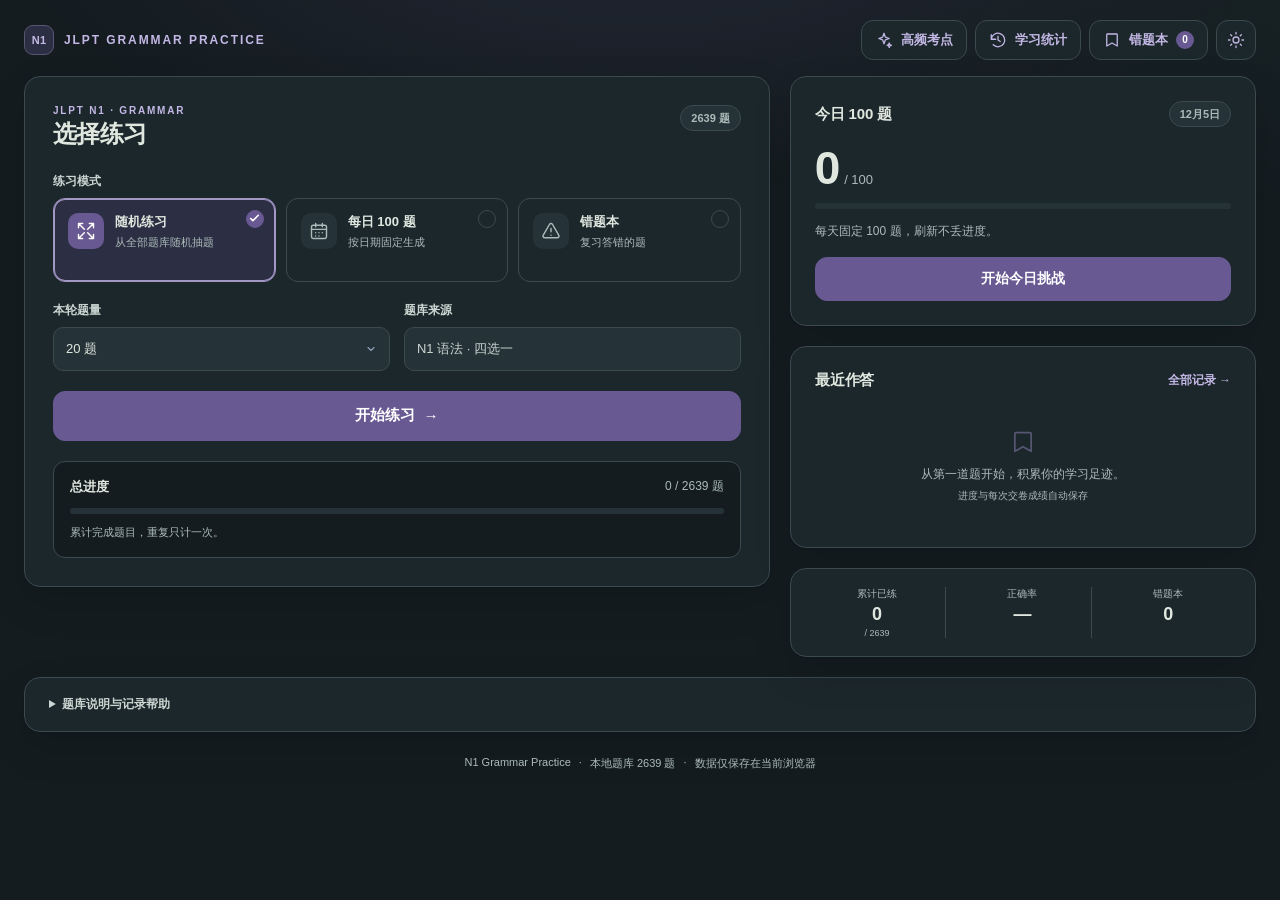
<file: index.html>
<!DOCTYPE html>
<html lang="zh-CN" data-theme="dark">
<head>
  <meta charset="UTF-8">
  <meta name="viewport" content="width=device-width, initial-scale=1">
  <meta name="description" content="JLPT N1 语法题库练习工具：随机练习、每日 100 题、错题本与学习进度。">
  <title>JLPT N1 Grammar Practice</title>
  <link rel="icon" href="data:image/svg+xml,%3Csvg xmlns='http://www.w3.org/2000/svg' viewBox='0 0 64 64'%3E%3Crect width='64' height='64' rx='16' fill='%232c2f43'/%3E%3Ctext x='32' y='42' font-family='Arial,sans-serif' font-size='24' font-weight='700' fill='%23c3b8e5' text-anchor='middle'%3EN1%3C/text%3E%3C/svg%3E">
  <link rel="stylesheet" href="styles.css">
</head>
<body>
  <div class="app">
    <header class="topbar">
      <button class="brand" type="button" data-nav="home" aria-label="返回首页">
        <span class="brand-mark">N1</span>
        <span class="brand-name">JLPT Grammar Practice</span>
      </button>
      <nav class="topnav" aria-label="主导航">
        <a class="nav-btn" href="new/" title="高频考点练习" style="text-decoration:none">
          <svg viewBox="0 0 24 24" width="18" height="18" fill="none" stroke="currentColor" stroke-width="1.7" stroke-linecap="round" stroke-linejoin="round" aria-hidden="true">
            <path d="M12 3l1.8 5.2L19 10l-5.2 1.8L12 17l-1.8-5.2L5 10l5.2-1.8L12 3Z"></path>
            <path d="M19 16l.8 2.2L22 19l-2.2.8L19 22l-.8-2.2L16 19l2.2-.8L19 16Z"></path>
          </svg>
          <span>高频考点</span>
        </a>
        <button class="nav-btn" type="button" data-nav="history">
          <svg viewBox="0 0 24 24" width="18" height="18" fill="none" stroke="currentColor" stroke-width="1.7" stroke-linecap="round" stroke-linejoin="round" aria-hidden="true">
            <path d="M3 11a9 9 0 1 1 2.6 7.4M3 5v6h6"></path>
            <path d="M12 7v5l3 2"></path>
          </svg>
          <span>学习统计</span>
        </button>
        <button class="nav-btn" type="button" data-nav="wrong">
          <svg viewBox="0 0 24 24" width="18" height="18" fill="none" stroke="currentColor" stroke-width="1.7" stroke-linecap="round" stroke-linejoin="round" aria-hidden="true">
            <path d="M6 4h12a1 1 0 0 1 1 1v15l-7-4-7 4V5a1 1 0 0 1 1-1Z"></path>
          </svg>
          <span>错题本</span>
          <span class="nav-badge" id="navWrongBadge">0</span>
        </button>
        <button class="icon-btn" type="button" id="themeBtn" aria-label="切换深浅色主题" title="切换主题">
          <svg class="icon-sun" viewBox="0 0 24 24" width="18" height="18" fill="none" stroke="currentColor" stroke-width="1.7" stroke-linecap="round" stroke-linejoin="round" aria-hidden="true">
            <circle cx="12" cy="12" r="4"></circle>
            <path d="M12 2v2M12 20v2M4.9 4.9l1.4 1.4M17.7 17.7l1.4 1.4M2 12h2M20 12h2M4.9 19.1l1.4-1.4M17.7 6.3l1.4-1.4"></path>
          </svg>
          <svg class="icon-moon" viewBox="0 0 24 24" width="18" height="18" fill="none" stroke="currentColor" stroke-width="1.7" stroke-linecap="round" stroke-linejoin="round" aria-hidden="true">
            <path d="M20.4 14.2A8 8 0 0 1 9.8 3.6 8.5 8.5 0 1 0 20.4 14.2Z"></path>
          </svg>
        </button>
      </nav>
    </header>

    <main class="main">
      <section class="view" id="view-landing">
        <div class="landing-grid">
          <section class="card setup-card">
            <div class="card-head setup-head">
              <div>
                <p class="eyebrow">JLPT N1 · GRAMMAR</p>
                <h1 class="card-title">选择练习</h1>
              </div>
              <span class="chip">2639 题</span>
            </div>

            <div class="field">
              <span class="field-label">练习模式</span>
              <div class="mode-grid" role="radiogroup" aria-label="练习模式">
                <button type="button" class="mode-card is-active" data-mode="random" role="radio" aria-checked="true">
                  <span class="mode-icon">
                    <svg viewBox="0 0 24 24" width="20" height="20" fill="none" stroke="currentColor" stroke-width="1.7" stroke-linecap="round" stroke-linejoin="round" aria-hidden="true">
                      <path d="M16 3h5v5M21 3l-7 7M8 21H3v-5M3 21l7-7M21 16v5h-5M14 14l7 7M3 8V3h5M10 10 3 3"></path>
                    </svg>
                  </span>
                  <span class="mode-copy"><strong>随机练习</strong><small>从全部题库随机抽题</small></span>
                  <span class="mode-check" aria-hidden="true">
                    <svg viewBox="0 0 24 24" width="13" height="13" fill="none" stroke="currentColor" stroke-width="3" stroke-linecap="round" stroke-linejoin="round"><path d="m5 12 4 4L19 6"></path></svg>
                  </span>
                </button>

                <button type="button" class="mode-card" data-mode="daily" role="radio" aria-checked="false">
                  <span class="mode-icon">
                    <svg viewBox="0 0 24 24" width="20" height="20" fill="none" stroke="currentColor" stroke-width="1.7" stroke-linecap="round" stroke-linejoin="round" aria-hidden="true">
                      <rect x="3" y="5" width="18" height="16" rx="2"></rect>
                      <path d="M8 3v4M16 3v4M3 10h18M8 14h.01M12 14h.01M16 14h.01M8 18h.01M12 18h.01"></path>
                    </svg>
                  </span>
                  <span class="mode-copy"><strong>每日 100 题</strong><small>按日期固定生成</small></span>
                  <span class="mode-check" aria-hidden="true">
                    <svg viewBox="0 0 24 24" width="13" height="13" fill="none" stroke="currentColor" stroke-width="3" stroke-linecap="round" stroke-linejoin="round"><path d="m5 12 4 4L19 6"></path></svg>
                  </span>
                </button>

                <button type="button" class="mode-card" data-mode="wrong" role="radio" aria-checked="false">
                  <span class="mode-icon">
                    <svg viewBox="0 0 24 24" width="20" height="20" fill="none" stroke="currentColor" stroke-width="1.7" stroke-linecap="round" stroke-linejoin="round" aria-hidden="true">
                      <path d="M12 9v4M12 17h.01"></path>
                      <path d="M10.3 3.9 2.4 17.6A2 2 0 0 0 4.1 20h15.8a2 2 0 0 0 1.7-2.4L13.7 3.9a2 2 0 0 0-3.4 0Z"></path>
                    </svg>
                  </span>
                  <span class="mode-copy"><strong>错题本</strong><small id="modeWrongHint">复习答错的题</small></span>
                  <span class="mode-check" aria-hidden="true">
                    <svg viewBox="0 0 24 24" width="13" height="13" fill="none" stroke="currentColor" stroke-width="3" stroke-linecap="round" stroke-linejoin="round"><path d="m5 12 4 4L19 6"></path></svg>
                  </span>
                </button>
              </div>
            </div>

            <div class="form-grid">
              <label class="field">
                <span class="field-label">本轮题量</span>
                <select class="select" id="roundSize">
                  <option value="20">20 题</option>
                  <option value="50">50 题</option>
                  <option value="100">100 题</option>
                </select>
              </label>
              <div class="field">
                <span class="field-label">题库来源</span>
                <div class="static-field">N1 语法 · 四选一</div>
              </div>
            </div>

            <button type="button" class="btn primary btn-lg btn-block" id="startBtn">开始练习 <span aria-hidden="true">→</span></button>

            <div class="footprint">
              <div class="footprint-head">
                <h2>总进度</h2>
                <p><span id="landAttempted">0</span> / <span id="landTotal">2639</span> 题</p>
              </div>
              <progress id="landProgress" value="0" max="2639" aria-label="总刷题进度"></progress>
              <p class="hint">累计完成题目，重复只计一次。</p>
            </div>

            <div class="resume-banner" id="resumeBanner" hidden>
              <div class="resume-copy">
                <strong>上次练习还没做完</strong>
                <span id="resumeText"></span>
              </div>
              <button type="button" class="btn secondary btn-sm" id="resumeBtn">继续</button>
            </div>
          </section>

          <aside class="side-col">
            <section class="card daily-card">
              <div class="card-head">
                <h2>今日 100 题</h2>
                <span class="chip" id="dailyDate">今天</span>
              </div>
              <div class="daily-stat"><strong id="dailyDone">0</strong><span>/ 100</span></div>
              <progress id="dailyProgress" value="0" max="100" aria-label="今日 100 题进度"></progress>
              <p class="daily-note" id="dailyNote">每天固定 100 题，刷新不丢进度。</p>
              <button type="button" class="btn primary btn-block" id="dailyStartBtn">开始今日挑战</button>
            </section>

            <section class="card recent-card">
              <div class="card-head">
                <h2>最近作答</h2>
                <button type="button" class="link" data-nav="history">全部记录 →</button>
              </div>
              <div class="recent-list" id="recentList"></div>
            </section>

            <section class="card mini-stats">
              <div class="mini-stat"><span>累计已练</span><strong id="landStatAttempted">0</strong><small>/ 2639</small></div>
              <div class="mini-stat"><span>正确率</span><strong id="landStatAccuracy">—</strong></div>
              <div class="mini-stat"><span>错题本</span><strong id="landStatWrong">0</strong></div>
            </section>
          </aside>
        </div>

        <details class="card notes-card">
          <summary>题库说明与记录帮助</summary>
          <div class="notes-body">
            <p>题库来自 N1 语法 PDF，共 2639 道四选一题，已清洗空格、页码和重复选项标记。</p>
            <p>进度、正确率和错题本保存在当前浏览器；清除浏览器数据会一并清空。</p>
            <p>每日 100 题按日期固定生成，刷新或关闭页面后继续刷不会打乱顺序。错题本中答对的题会自动移出。</p>
          </div>
        </details>

        <footer class="footer">
          <span>N1 Grammar Practice</span>
          <span aria-hidden="true">·</span>
          <span>本地题库 2639 题</span>
          <span aria-hidden="true">·</span>
          <span>数据仅保存在当前浏览器</span>
        </footer>
      </section>

      <section class="view" id="view-quiz" hidden>
        <div class="quiz-grid">
          <section class="card quiz-card">
            <div class="quiz-head">
              <div class="quiz-head-left">
                <span class="chip mode-chip" id="quizModeChip">随机练习</span>
                <span class="qmeta" id="quizMeta">原题号 #1 · PDF P1</span>
              </div>
              <button type="button" class="link" id="exitBtn">退出练习</button>
            </div>

            <div class="quiz-progress">
              <div class="progress-label">
                <span id="quizStep">第 1 / 20 题</span>
                <span id="quizPercent">0%</span>
              </div>
              <progress id="quizProgress" value="0" max="20" aria-label="本轮进度"></progress>
            </div>

            <h2 class="stem" id="stem"></h2>
            <div class="options" id="options" role="radiogroup" aria-label="选项"></div>
            <div class="feedback" id="feedback" hidden aria-live="polite"></div>

            <div class="quiz-actions">
              <button type="button" class="btn primary" id="submitBtn" disabled>提交答案</button>
              <span class="kbd-hint">按 1–4 选择 · Enter 提交</span>
            </div>
          </section>

          <aside class="side-col quiz-side">
            <section class="card session-card">
              <div class="card-head">
                <h2>本轮进度</h2>
                <span class="chip" id="sessionModeChip">20 题</span>
              </div>
              <div class="session-big"><strong id="sessionDone">0</strong><span>/ <span id="sessionTotal">20</span></span></div>
              <div class="session-split">
                <div><span>正确</span><b id="sessionCorrect">0</b></div>
                <div><span>错误</span><b id="sessionWrong">0</b></div>
              </div>
            </section>

            <section class="card">
              <div class="card-head">
                <h2>总足迹</h2>
                <span class="qmeta" id="totalPercent">0%</span>
              </div>
              <p class="stat-line"><strong id="quizAttempted">0</strong> / 2639 题</p>
              <progress id="quizTotalProgress" value="0" max="2639" aria-label="总刷题进度"></progress>
              <p class="hint">重复作答只计一次。</p>
            </section>

            <section class="card tip-card">
              <h2>练习提示</h2>
              <p>错题会自动加入错题本。错题复习答对后自动移出。</p>
            </section>
          </aside>
        </div>
      </section>

      <section class="view" id="view-result" hidden>
        <section class="card result-card">
          <p class="eyebrow">SESSION COMPLETE</p>
          <h1 class="result-title">本轮完成</h1>

          <div class="result-top">
            <div class="score-ring">
              <svg viewBox="0 0 120 120" aria-hidden="true">
                <circle class="ring-bg" cx="60" cy="60" r="52"></circle>
                <circle class="ring-fg" id="ringFg" cx="60" cy="60" r="52"></circle>
              </svg>
              <div class="score-text"><strong id="resultPct">0%</strong><span id="resultRatio">0 / 0</span></div>
            </div>
            <div class="result-stats">
              <div><span>答对</span><strong id="resultCorrect">0</strong></div>
              <div><span>答错</span><strong id="resultWrong">0</strong></div>
              <div><span>用时</span><strong id="resultTime">0:00</strong></div>
            </div>
          </div>

          <div class="result-actions">
            <button type="button" class="btn primary" id="againBtn">再来一组</button>
            <button type="button" class="btn secondary" id="reviewWrongBtn" hidden>复习本轮错题</button>
            <button type="button" class="btn ghost" id="resultHomeBtn">返回首页</button>
          </div>

          <div class="result-wrong-list" id="resultWrongList"></div>
        </section>
      </section>

      <section class="view" id="view-wrong" hidden>
        <div class="page-head">
          <div>
            <p class="eyebrow">REVIEW</p>
            <h1 class="page-title">错题本</h1>
            <p class="page-sub" id="wrongSub">共 0 题</p>
          </div>
          <div class="page-actions">
            <button type="button" class="btn primary" id="wrongPracticeBtn">开始复习</button>
            <button type="button" class="btn ghost btn-sm" id="clearWrongBtn">清空</button>
          </div>
        </div>
        <div class="wrong-grid" id="wrongList"></div>
      </section>

      <section class="view" id="view-history" hidden>
        <div class="page-head">
          <div>
            <p class="eyebrow">PROGRESS</p>
            <h1 class="page-title">学习统计</h1>
            <p class="page-sub">所有数据保存在当前浏览器</p>
          </div>
        </div>

        <div class="stat-grid">
          <div class="card stat-card"><span>累计已练</span><strong id="histAttempted">0</strong><small>/ 2639 题</small></div>
          <div class="card stat-card"><span>总正确率</span><strong id="histAccuracy">—</strong><small id="histAttempts">0 次作答</small></div>
          <div class="card stat-card"><span>学习天数</span><strong id="histDays">0</strong><small>天</small></div>
          <div class="card stat-card"><span>错题本</span><strong id="histWrong">0</strong><small>题待复习</small></div>
        </div>

        <div class="history-grid">
          <section class="card">
            <div class="card-head"><h2>最近 7 天</h2><span class="qmeta">按作答次数</span></div>
            <div class="week-bars" id="weekBars"></div>
          </section>
          <section class="card">
            <div class="card-head"><h2>最近作答</h2></div>
            <div class="recent-list" id="historyRecent"></div>
          </section>
        </div>

        <section class="card">
          <div class="card-head"><h2>完成记录</h2><span class="qmeta">最近 8 次</span></div>
          <div class="session-history" id="sessionHistory"></div>
        </section>

        <div class="danger-zone">
          <button type="button" class="btn ghost danger" id="clearAllBtn">清空全部学习记录</button>
        </div>
      </section>
    </main>
  </div>

  <div class="toast" id="toast" role="status" aria-live="polite"></div>

  <script src="data.js"></script>
  <script src="app.js"></script>
</body>
</html>
</file>
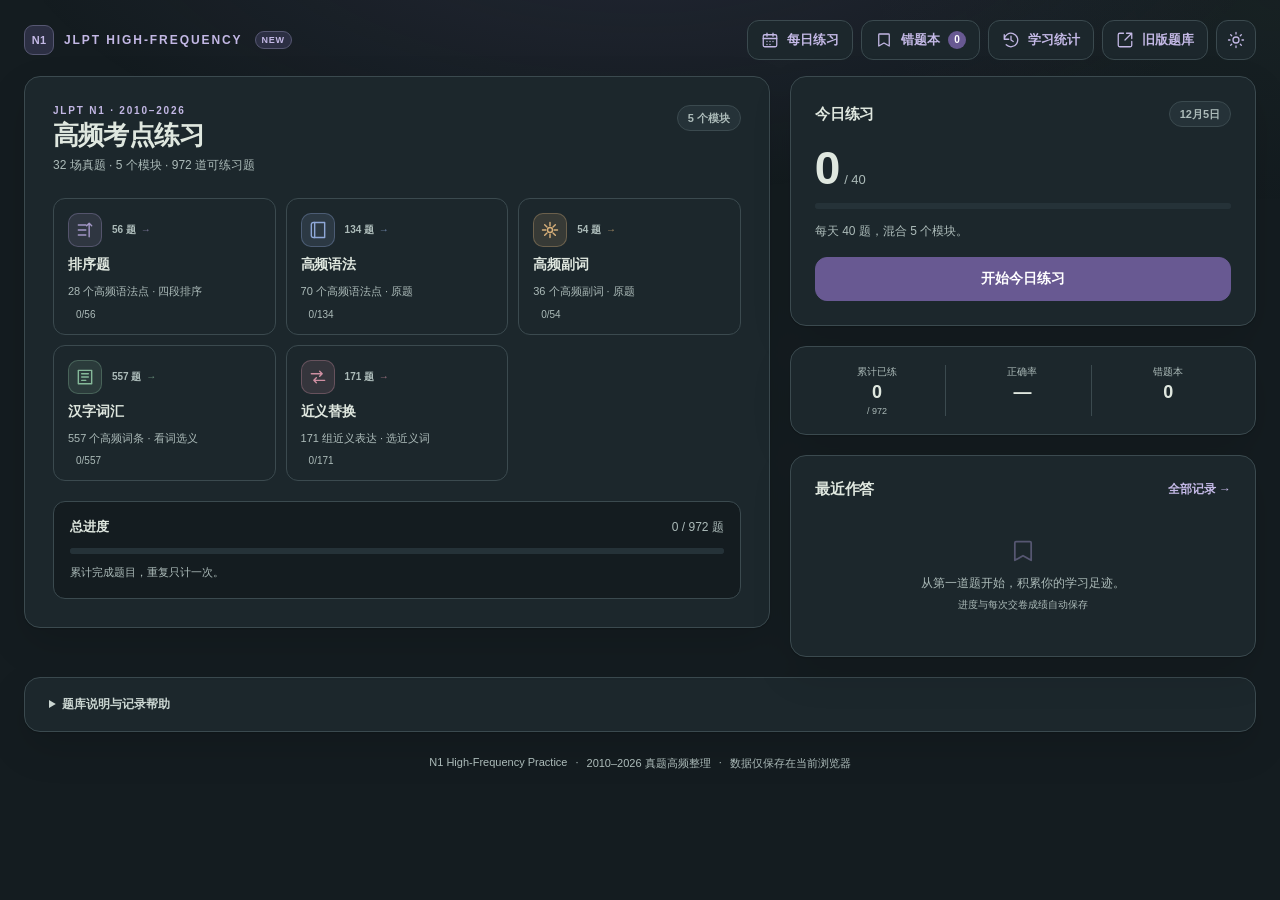
<file: new/index.html>
<!DOCTYPE html>
<html lang="zh-CN" data-theme="dark">
<head>
  <meta charset="UTF-8">
  <meta name="viewport" content="width=device-width, initial-scale=1">
  <meta name="description" content="JLPT N1 高频考点练习：排序题、高频语法、高频副词、汉字词汇、近义替换。">
  <title>JLPT N1 高频考点练习</title>
  <link rel="icon" href="data:image/svg+xml,%3Csvg xmlns='http://www.w3.org/2000/svg' viewBox='0 0 64 64'%3E%3Crect width='64' height='64' rx='16' fill='%232c2f43'/%3E%3Ctext x='32' y='42' font-family='Arial,sans-serif' font-size='24' font-weight='700' fill='%23c3b8e5' text-anchor='middle'%3EN1%3C/text%3E%3C/svg%3E">
  <link rel="stylesheet" href="../styles.css">
  <link rel="stylesheet" href="new.css">
</head>
<body>
  <div class="app">
    <header class="topbar">
      <button class="brand" type="button" data-nav="home" aria-label="返回高频考点首页">
        <span class="brand-mark">N1</span>
        <span class="brand-name">JLPT High-Frequency</span>
        <span class="new-badge">NEW</span>
      </button>
      <nav class="topnav" aria-label="主导航">
        <button class="nav-btn" type="button" data-nav="daily">
          <svg viewBox="0 0 24 24" width="18" height="18" fill="none" stroke="currentColor" stroke-width="1.7" stroke-linecap="round" stroke-linejoin="round" aria-hidden="true">
            <rect x="3" y="5" width="18" height="16" rx="2"></rect>
            <path d="M8 3v4M16 3v4M3 10h18M8 14h.01M12 14h.01M16 14h.01M8 18h.01M12 18h.01"></path>
          </svg>
          <span>每日练习</span>
        </button>
        <button class="nav-btn" type="button" data-nav="wrong">
          <svg viewBox="0 0 24 24" width="18" height="18" fill="none" stroke="currentColor" stroke-width="1.7" stroke-linecap="round" stroke-linejoin="round" aria-hidden="true">
            <path d="M6 4h12a1 1 0 0 1 1 1v15l-7-4-7 4V5a1 1 0 0 1 1-1Z"></path>
          </svg>
          <span>错题本</span>
          <span class="nav-badge" id="navWrongBadge">0</span>
        </button>
        <button class="nav-btn" type="button" data-nav="history">
          <svg viewBox="0 0 24 24" width="18" height="18" fill="none" stroke="currentColor" stroke-width="1.7" stroke-linecap="round" stroke-linejoin="round" aria-hidden="true">
            <path d="M3 11a9 9 0 1 1 2.6 7.4M3 5v6h6"></path>
            <path d="M12 7v5l3 2"></path>
          </svg>
          <span>学习统计</span>
        </button>
        <a class="nav-btn nav-link" href="../" title="返回 2639 题旧版题库">
          <svg viewBox="0 0 24 24" width="18" height="18" fill="none" stroke="currentColor" stroke-width="1.7" stroke-linecap="round" stroke-linejoin="round" aria-hidden="true">
            <path d="M14 3h7v7M21 3l-9 9"></path>
            <path d="M21 14v5a2 2 0 0 1-2 2H5a2 2 0 0 1-2-2V5a2 2 0 0 1 2-2h5"></path>
          </svg>
          <span>旧版题库</span>
        </a>
        <button class="icon-btn" type="button" id="themeBtn" aria-label="切换深浅色主题" title="切换主题">
          <svg class="icon-sun" viewBox="0 0 24 24" width="18" height="18" fill="none" stroke="currentColor" stroke-width="1.7" stroke-linecap="round" stroke-linejoin="round" aria-hidden="true">
            <circle cx="12" cy="12" r="4"></circle>
            <path d="M12 2v2M12 20v2M4.9 4.9l1.4 1.4M17.7 17.7l1.4 1.4M2 12h2M20 12h2M4.9 19.1l1.4-1.4M17.7 6.3l1.4-1.4"></path>
          </svg>
          <svg class="icon-moon" viewBox="0 0 24 24" width="18" height="18" fill="none" stroke="currentColor" stroke-width="1.7" stroke-linecap="round" stroke-linejoin="round" aria-hidden="true">
            <path d="M20.4 14.2A8 8 0 0 1 9.8 3.6 8.5 8.5 0 1 0 20.4 14.2Z"></path>
          </svg>
        </button>
      </nav>
    </header>

    <main class="main">
      <section class="view" id="view-home">
        <div class="landing-grid">
          <section class="card setup-card new-setup">
            <div class="card-head setup-head">
              <div>
                <p class="eyebrow">JLPT N1 · 2010–2026</p>
                <h1 class="card-title">高频考点练习</h1>
                <p class="page-sub">32 场真题 · 5 个模块 · <span id="homeTotalText">972</span> 道可练习题</p>
              </div>
              <span class="chip">5 个模块</span>
            </div>

            <div class="module-grid" id="moduleGrid" aria-label="学习模块"></div>

            <div class="footprint">
              <div class="footprint-head">
                <h2>总进度</h2>
                <p><span id="homeAttempted">0</span> / <span id="homeTotal">972</span> 题</p>
              </div>
              <progress id="homeProgress" value="0" max="972" aria-label="总刷题进度"></progress>
              <p class="hint">累计完成题目，重复只计一次。</p>
            </div>

            <div class="resume-banner" id="resumeBanner" hidden>
              <div class="resume-copy">
                <strong>上次练习还没做完</strong>
                <span id="resumeText"></span>
              </div>
              <button type="button" class="btn secondary btn-sm" id="resumeBtn">继续</button>
            </div>
          </section>

          <aside class="side-col">
            <section class="card daily-card">
              <div class="card-head">
                <h2>今日练习</h2>
                <span class="chip" id="dailyDate">今天</span>
              </div>
              <div class="daily-stat"><strong id="dailyDone">0</strong><span>/ 40</span></div>
              <progress id="dailyProgress" value="0" max="40" aria-label="今日练习进度"></progress>
              <p class="daily-note" id="dailyNote">每天 40 题，混合 5 个模块。</p>
              <button type="button" class="btn primary btn-block" id="dailyStartBtn">开始今日练习</button>
            </section>

            <section class="card mini-stats">
              <div class="mini-stat"><span>累计已练</span><strong id="homeStatAttempted">0</strong><small>/ 972</small></div>
              <div class="mini-stat"><span>正确率</span><strong id="homeStatAccuracy">—</strong></div>
              <div class="mini-stat"><span>错题本</span><strong id="homeStatWrong">0</strong></div>
            </section>

            <section class="card recent-card">
              <div class="card-head">
                <h2>最近作答</h2>
                <button type="button" class="link" data-nav="history">全部记录 →</button>
              </div>
              <div class="recent-list" id="recentList"></div>
            </section>
          </aside>
        </div>

        <details class="card notes-card">
          <summary>题库说明与记录帮助</summary>
          <div class="notes-body">
            <p>题库整理自 2010.07–2026.07 的 N1 真题高频资料，共 5 个模块：排序题、高频语法、高频副词、汉字词汇、近义替换。</p>
            <p>排序题、语法、副词保留原题；汉字词汇为「看词选义」，近义替换为「选近义词」。高频语法有 2 道原文破损的题未纳入。</p>
            <p>进度、正确率、错题本保存在当前浏览器；清除浏览器数据会一并清空。每日练习按日期固定生成 40 题，刷新不丢进度。</p>
          </div>
        </details>

        <footer class="footer">
          <span>N1 High-Frequency Practice</span>
          <span aria-hidden="true">·</span>
          <span>2010–2026 真题高频整理</span>
          <span aria-hidden="true">·</span>
          <span>数据仅保存在当前浏览器</span>
        </footer>
      </section>

      <section class="view" id="view-quiz" hidden>
        <div class="quiz-grid">
          <section class="card quiz-card">
            <div class="quiz-head">
              <div class="quiz-head-left">
                <span class="chip mode-chip" id="quizModuleChip">排序题</span>
                <span class="qmeta" id="quizSource"></span>
              </div>
              <button type="button" class="link" id="exitBtn">退出练习</button>
            </div>

            <div class="quiz-progress">
              <div class="progress-label">
                <span id="quizStep">第 1 / 20 题</span>
                <span id="quizPercent">0%</span>
              </div>
              <progress id="quizProgress" value="0" max="20" aria-label="本轮进度"></progress>
            </div>

            <div class="quiz-prompt" id="quizPrompt"></div>
            <h2 class="stem" id="stem"></h2>
            <div class="options" id="options" role="radiogroup" aria-label="选项"></div>
            <div class="feedback" id="feedback" hidden aria-live="polite"></div>

            <div class="quiz-actions">
              <button type="button" class="btn primary" id="submitBtn" disabled>提交答案</button>
              <span class="kbd-hint">按 1–4 选择 · Enter 提交</span>
            </div>
          </section>

          <aside class="side-col quiz-side">
            <section class="card session-card">
              <div class="card-head">
                <h2>本轮进度</h2>
                <span class="chip" id="sessionModeChip">20 题</span>
              </div>
              <div class="session-big"><strong id="sessionDone">0</strong><span>/ <span id="sessionTotal">20</span></span></div>
              <div class="session-split">
                <div><span>正确</span><b id="sessionCorrect">0</b></div>
                <div><span>错误</span><b id="sessionWrong">0</b></div>
              </div>
            </section>

            <section class="card">
              <div class="card-head">
                <h2>总足迹</h2>
                <span class="qmeta" id="totalPercent">0%</span>
              </div>
              <p class="stat-line"><strong id="quizAttempted">0</strong> / <span id="quizTotal">972</span> 题</p>
              <progress id="quizTotalProgress" value="0" max="972" aria-label="总刷题进度"></progress>
              <p class="hint">重复作答只计一次。</p>
            </section>

            <section class="card tip-card">
              <h2>模块说明</h2>
              <p id="moduleTip">每轮 20 题；答错的题会自动加入错题本。</p>
            </section>
          </aside>
        </div>
      </section>

      <section class="view" id="view-result" hidden>
        <section class="card result-card">
          <p class="eyebrow">SESSION COMPLETE</p>
          <h1 class="result-title">本轮完成</h1>
          <p class="page-sub" id="resultSub"></p>

          <div class="result-top">
            <div class="score-ring">
              <svg viewBox="0 0 120 120" aria-hidden="true">
                <circle class="ring-bg" cx="60" cy="60" r="52"></circle>
                <circle class="ring-fg" id="ringFg" cx="60" cy="60" r="52"></circle>
              </svg>
              <div class="score-text"><strong id="resultPct">0%</strong><span id="resultRatio">0 / 0</span></div>
            </div>
            <div class="result-stats">
              <div><span>答对</span><strong id="resultCorrect">0</strong></div>
              <div><span>答错</span><strong id="resultWrong">0</strong></div>
              <div><span>用时</span><strong id="resultTime">0:00</strong></div>
            </div>
          </div>

          <div class="result-actions">
            <button type="button" class="btn primary" id="againBtn">再练一组</button>
            <button type="button" class="btn secondary" id="reviewWrongBtn" hidden>复习本轮错题</button>
            <button type="button" class="btn ghost" id="resultHomeBtn">返回首页</button>
          </div>

          <div class="result-wrong-list" id="resultWrongList"></div>
        </section>
      </section>

      <section class="view" id="view-wrong" hidden>
        <div class="page-head">
          <div>
            <p class="eyebrow">REVIEW</p>
            <h1 class="page-title">错题本</h1>
            <p class="page-sub" id="wrongSub">共 0 题</p>
          </div>
          <div class="page-actions">
            <button type="button" class="btn primary" id="wrongPracticeBtn">开始复习</button>
            <button type="button" class="btn ghost btn-sm" id="clearWrongBtn">清空</button>
          </div>
        </div>
        <div class="wrong-grid" id="wrongList"></div>
      </section>

      <section class="view" id="view-history" hidden>
        <div class="page-head">
          <div>
            <p class="eyebrow">PROGRESS</p>
            <h1 class="page-title">学习统计</h1>
            <p class="page-sub">所有数据保存在当前浏览器</p>
          </div>
        </div>

        <div class="stat-grid">
          <div class="card stat-card"><span>累计已练</span><strong id="histAttempted">0</strong><small>/ <span id="histTotal">972</span> 题</small></div>
          <div class="card stat-card"><span>总正确率</span><strong id="histAccuracy">—</strong><small id="histAttempts">0 次作答</small></div>
          <div class="card stat-card"><span>学习天数</span><strong id="histDays">0</strong><small>天</small></div>
          <div class="card stat-card"><span>错题本</span><strong id="histWrong">0</strong><small>题待复习</small></div>
        </div>

        <section class="card module-breakdown-card">
          <div class="card-head"><h2>模块进度</h2><span class="qmeta">5 个模块</span></div>
          <div class="module-breakdown" id="moduleBreakdown"></div>
        </section>

        <div class="history-grid">
          <section class="card">
            <div class="card-head"><h2>最近 7 天</h2><span class="qmeta">按作答次数</span></div>
            <div class="week-bars" id="weekBars"></div>
          </section>
          <section class="card">
            <div class="card-head"><h2>最近作答</h2></div>
            <div class="recent-list" id="historyRecent"></div>
          </section>
        </div>

        <section class="card">
          <div class="card-head"><h2>完成记录</h2><span class="qmeta">最近 8 次</span></div>
          <div class="session-history" id="sessionHistory"></div>
        </section>

        <div class="danger-zone">
          <button type="button" class="btn ghost danger" id="clearAllBtn">清空全部学习记录</button>
        </div>
      </section>
    </main>
  </div>

  <div class="toast" id="toast" role="status" aria-live="polite"></div>

  <script src="data.js"></script>
  <script src="app.js"></script>
</body>
</html>
</file>
<file: styles.css>
/* ---------------------------------------------------------
   JLPT N1 Grammar Practice
   Visual language adapted from the reference JLPT practice
   site: dark teal-grey surfaces, muted indigo accent, compact
   rounded cards.
   --------------------------------------------------------- */

:root {
  --background: #141c20;
  --foreground: #dfe7df;
  --surface: #1c272c;
  --surface-muted: #141c20;
  --soft-surface: #253238;
  --line: #3b4a4f;
  --ink: #dfe7df;
  --subtle: #cbd6d2;
  --muted: #acbbb9;
  --accent-surface: #2c2f43;
  --accent-line: #565772;
  --accent-text: #c3b8e5;
  --accent-focus: #a397c6;
  --primary: #685992;
  --primary-hover: #594c7e;
  --primary-ink: #ffffff;
  --success: #699978;
  --success-bg: #20382e;
  --success-line: #3d6a50;
  --success-text: #a9d7b4;
  --danger: #bd8090;
  --danger-bg: #3b272b;
  --danger-line: #67434d;
  --danger-text: #ecadbb;
  --warning: #dfbb73;
  --warning-bg: #39321f;
  --warning-line: #675735;
  --shadow: 0 1px 2px rgba(0, 0, 0, .18), 0 16px 40px rgba(0, 0, 0, .12);
  --radius: 16px;
  --radius-sm: 12px;
  --font-sans: -apple-system, BlinkMacSystemFont, "Segoe UI", "Noto Sans SC", "Hiragino Sans GB", "Microsoft YaHei", sans-serif;
  --font-jp: "Yu Gothic", "Hiragino Sans", "Noto Sans JP", "Meiryo", "YuGothic", var(--font-sans);
  color-scheme: dark;
}

html[data-theme="light"] {
  --background: #f8fafc;
  --foreground: #0f172a;
  --surface: #ffffff;
  --surface-muted: #f8fafc;
  --soft-surface: #f1f5f9;
  --line: #e2e8f0;
  --ink: #0f172a;
  --subtle: #334155;
  --muted: #64748b;
  --accent-surface: #eef2ff;
  --accent-line: #c7d2fe;
  --accent-text: #4338ca;
  --accent-focus: #6366f1;
  --primary: #4f39f6;
  --primary-hover: #432dd7;
  --success: #007956;
  --success-bg: #ecfdf5;
  --success-line: #a4f4cf;
  --success-text: #007956;
  --danger: #c20039;
  --danger-bg: #fff1f2;
  --danger-line: #ffccd3;
  --danger-text: #c20039;
  --warning: #953d00;
  --warning-bg: #fffbeb;
  --warning-line: #fee685;
  --shadow: 0 1px 2px rgba(15, 23, 42, .05), 0 16px 40px rgba(15, 23, 42, .05);
  color-scheme: light;
}

* { box-sizing: border-box; }

html { min-height: 100%; }

body {
  margin: 0;
  min-height: 100vh;
  background: var(--background);
  color: var(--ink);
  font-family: var(--font-sans);
  -webkit-font-smoothing: antialiased;
  text-rendering: optimizeLegibility;
}

body::before {
  content: "";
  position: fixed;
  inset: 0;
  z-index: 0;
  pointer-events: none;
  background:
    radial-gradient(900px 420px at 50% -12%, rgba(104, 89, 146, .18), transparent 72%),
    radial-gradient(600px 300px at 100% 0%, rgba(105, 153, 120, .04), transparent 70%);
}

html[data-theme="light"] body::before {
  background: radial-gradient(900px 420px at 50% -12%, rgba(99, 102, 241, .08), transparent 72%);
}

button, select, input { font: inherit; }

button { color: inherit; }

a { color: var(--accent-text); }

svg { display: block; }

[hidden] { display: none !important; }

:focus-visible {
  outline: 2px solid var(--accent-focus);
  outline-offset: 2px;
}

::selection {
  background: var(--accent-line);
  color: var(--ink);
}

.app {
  position: relative;
  z-index: 1;
  min-height: 100vh;
  display: flex;
  flex-direction: column;
}

/* ----------------------------- top bar ----------------------------- */

.topbar {
  width: 100%;
  max-width: 1280px;
  margin: 0 auto;
  padding: 20px 24px 16px;
  display: flex;
  align-items: center;
  justify-content: space-between;
  gap: 16px;
}

.brand {
  display: inline-flex;
  align-items: center;
  gap: 10px;
  padding: 0;
  border: 0;
  background: none;
  cursor: pointer;
  color: var(--ink);
  min-width: 0;
}

.brand-mark {
  width: 30px;
  height: 30px;
  border-radius: 9px;
  border: 1px solid var(--accent-line);
  background: var(--accent-surface);
  color: var(--accent-text);
  display: grid;
  place-items: center;
  font-size: 11px;
  font-weight: 800;
  letter-spacing: .02em;
  flex: 0 0 auto;
}

.brand-name {
  font-size: 12px;
  font-weight: 800;
  letter-spacing: .16em;
  text-transform: uppercase;
  color: var(--accent-text);
  white-space: nowrap;
}

.topnav {
  display: flex;
  align-items: center;
  gap: 8px;
}

.nav-btn {
  display: inline-flex;
  align-items: center;
  justify-content: center;
  gap: 8px;
  height: 40px;
  padding: 0 13px;
  border-radius: 12px;
  border: 1px solid var(--line);
  background: var(--surface);
  color: var(--accent-text);
  font-size: 13px;
  font-weight: 650;
  cursor: pointer;
  transition: background .15s ease, border-color .15s ease, color .15s ease;
  white-space: nowrap;
}

.nav-btn:hover,
.nav-btn.is-active {
  background: var(--accent-surface);
  border-color: var(--accent-line);
}

.nav-badge {
  min-width: 18px;
  height: 18px;
  padding: 0 5px;
  border-radius: 999px;
  background: var(--primary);
  color: var(--primary-ink);
  font-size: 10px;
  line-height: 1;
  display: grid;
  place-items: center;
  font-variant-numeric: tabular-nums;
}

.icon-btn {
  width: 40px;
  height: 40px;
  border-radius: 12px;
  border: 1px solid var(--line);
  background: var(--surface);
  color: var(--accent-text);
  display: grid;
  place-items: center;
  cursor: pointer;
  transition: background .15s ease, border-color .15s ease;
}

.icon-btn:hover {
  background: var(--accent-surface);
  border-color: var(--accent-line);
}

html[data-theme="dark"] .icon-moon { display: none; }
html[data-theme="light"] .icon-sun { display: none; }

/* ----------------------------- layout ----------------------------- */

.main {
  width: 100%;
  max-width: 1280px;
  margin: 0 auto;
  padding: 0 24px 56px;
  flex: 1;
}

.view {
  animation: view-in .24s ease both;
}

@keyframes view-in {
  from { opacity: 0; transform: translateY(4px); }
  to { opacity: 1; transform: translateY(0); }
}

.card {
  background: var(--surface);
  border: 1px solid var(--line);
  border-radius: var(--radius);
  padding: 24px;
  box-shadow: var(--shadow);
}

.card-head {
  display: flex;
  align-items: center;
  justify-content: space-between;
  gap: 12px;
  margin-bottom: 18px;
}

.card-head h2 {
  margin: 0;
  font-size: 15px;
  font-weight: 750;
  letter-spacing: -.01em;
}

.card-title {
  margin: 4px 0 0;
  font-size: 24px;
  line-height: 1.2;
  letter-spacing: -.03em;
}

.eyebrow {
  margin: 0;
  color: var(--accent-text);
  font-size: 10px;
  font-weight: 800;
  letter-spacing: .18em;
  text-transform: uppercase;
}

.chip {
  display: inline-flex;
  align-items: center;
  height: 26px;
  padding: 0 10px;
  border-radius: 999px;
  border: 1px solid var(--line);
  background: var(--soft-surface);
  color: var(--muted);
  font-size: 11px;
  font-weight: 650;
  white-space: nowrap;
  font-variant-numeric: tabular-nums;
}

.qmeta {
  color: var(--muted);
  font-size: 11px;
  font-variant-numeric: tabular-nums;
}

.hint {
  margin: 10px 0 0;
  color: var(--muted);
  font-size: 11px;
  line-height: 1.6;
}

.link {
  padding: 0;
  border: 0;
  background: none;
  color: var(--accent-text);
  font-size: 12px;
  font-weight: 650;
  cursor: pointer;
}

.link:hover { text-decoration: underline; }

/* ----------------------------- landing ----------------------------- */

.landing-grid {
  display: grid;
  grid-template-columns: minmax(0, 1.6fr) minmax(320px, 1fr);
  gap: 20px;
  align-items: start;
}

.side-col {
  display: flex;
  flex-direction: column;
  gap: 20px;
  min-width: 0;
}

.setup-card { padding: 28px; }

.setup-head {
  align-items: flex-start;
  margin-bottom: 24px;
}

.field {
  display: flex;
  flex-direction: column;
  gap: 8px;
  margin-bottom: 20px;
  min-width: 0;
}

.field-label {
  color: var(--subtle);
  font-size: 12px;
  font-weight: 700;
}

.mode-grid {
  display: grid;
  grid-template-columns: repeat(auto-fit, minmax(185px, 1fr));
  gap: 10px;
}

.mode-card {
  position: relative;
  display: flex;
  align-items: flex-start;
  gap: 11px;
  min-height: 84px;
  padding: 14px;
  border-radius: 12px;
  border: 1px solid var(--line);
  background: var(--surface);
  color: var(--ink);
  text-align: left;
  cursor: pointer;
  transition: background .16s ease, border-color .16s ease, box-shadow .16s ease;
}

.mode-card:hover {
  background: var(--accent-surface);
  border-color: var(--accent-line);
}

.mode-card.is-active {
  background: var(--accent-surface);
  border-color: var(--accent-focus);
  box-shadow: inset 0 0 0 1px var(--accent-focus);
}

.mode-icon {
  width: 36px;
  height: 36px;
  border-radius: 10px;
  background: var(--soft-surface);
  color: var(--muted);
  display: grid;
  place-items: center;
  flex: 0 0 auto;
}

.mode-card.is-active .mode-icon {
  background: var(--primary);
  color: var(--primary-ink);
}

.mode-copy {
  display: flex;
  flex-direction: column;
  gap: 4px;
  padding-right: 16px;
  min-width: 0;
}

.mode-copy strong {
  font-size: 13px;
  font-weight: 750;
  line-height: 1.35;
}

.mode-copy small {
  color: var(--muted);
  font-size: 11px;
  line-height: 1.5;
}

.mode-check {
  position: absolute;
  top: 11px;
  right: 11px;
  width: 18px;
  height: 18px;
  border-radius: 50%;
  border: 1px solid var(--line);
  background: var(--surface);
  color: transparent;
  display: grid;
  place-items: center;
}

.mode-card.is-active .mode-check {
  background: var(--primary);
  border-color: var(--primary);
  color: var(--primary-ink);
}

.form-grid {
  display: grid;
  grid-template-columns: 1fr 1fr;
  gap: 14px;
}

.select,
.static-field {
  width: 100%;
  height: 44px;
  border-radius: 10px;
  border: 1px solid var(--line);
  background: var(--soft-surface);
  color: var(--ink);
  padding: 0 12px;
  font-size: 13px;
  display: flex;
  align-items: center;
  min-width: 0;
}

.select {
  appearance: none;
  -webkit-appearance: none;
  padding-right: 34px;
  cursor: pointer;
  background-image: url("data:image/svg+xml;utf8,<svg xmlns='http://www.w3.org/2000/svg' width='12' height='12' viewBox='0 0 24 24' fill='none' stroke='%2390a1b9' stroke-width='2.2' stroke-linecap='round' stroke-linejoin='round'><path d='m6 9 6 6 6-6'/></svg>");
  background-repeat: no-repeat;
  background-position: right 12px center;
}

.select:disabled {
  opacity: .55;
  cursor: not-allowed;
}

.static-field {
  color: var(--subtle);
}

/* buttons */

.btn {
  display: inline-flex;
  align-items: center;
  justify-content: center;
  gap: 8px;
  min-height: 44px;
  padding: 0 18px;
  border-radius: 12px;
  border: 1px solid transparent;
  font-size: 14px;
  font-weight: 700;
  cursor: pointer;
  white-space: nowrap;
  transition: background .15s ease, border-color .15s ease, color .15s ease, opacity .15s ease;
}

.btn.primary {
  background: var(--primary);
  border-color: var(--primary);
  color: var(--primary-ink);
}

.btn.primary:hover:not(:disabled) {
  background: var(--primary-hover);
  border-color: var(--primary-hover);
}

.btn.secondary {
  background: var(--surface);
  border-color: var(--line);
  color: var(--ink);
}

.btn.secondary:hover:not(:disabled) {
  background: var(--soft-surface);
  border-color: var(--accent-line);
}

.btn.ghost {
  background: transparent;
  border-color: transparent;
  color: var(--muted);
}

.btn.ghost:hover:not(:disabled) {
  background: var(--soft-surface);
  color: var(--ink);
}

.btn.danger { color: var(--danger-text); }

.btn.danger:hover:not(:disabled) {
  background: var(--danger-bg);
  color: var(--danger-text);
}

.btn-lg {
  min-height: 50px;
  font-size: 15px;
}

.btn-sm {
  min-height: 36px;
  padding: 0 12px;
  border-radius: 10px;
  font-size: 12px;
}

.btn-block { width: 100%; }

.btn:disabled {
  opacity: .5;
  cursor: not-allowed;
}

/* footprint / progress */

.footprint {
  margin-top: 20px;
  padding: 16px;
  border-radius: 12px;
  border: 1px solid var(--line);
  background: var(--surface-muted);
}

.footprint-head {
  display: flex;
  align-items: center;
  justify-content: space-between;
  gap: 12px;
}

.footprint-head h2 {
  margin: 0;
  font-size: 13px;
  font-weight: 700;
}

.footprint-head p {
  margin: 0;
  color: var(--muted);
  font-size: 12px;
  font-variant-numeric: tabular-nums;
}

progress {
  display: block;
  width: 100%;
  height: 6px;
  border: 0;
  border-radius: 999px;
  overflow: hidden;
  appearance: none;
  -webkit-appearance: none;
  background: var(--soft-surface);
}

progress::-webkit-progress-bar {
  background: var(--soft-surface);
  border-radius: 999px;
}

progress::-webkit-progress-value {
  background: linear-gradient(90deg, var(--accent-focus), var(--primary));
  border-radius: 999px;
  transition: width .35s ease;
}

progress::-moz-progress-bar {
  background: linear-gradient(90deg, var(--accent-focus), var(--primary));
  border-radius: 999px;
}

.footprint progress { margin-top: 12px; }

.resume-banner {
  display: flex;
  align-items: center;
  justify-content: space-between;
  gap: 12px;
  margin-top: 16px;
  padding: 13px 14px;
  border-radius: 12px;
  border: 1px solid var(--accent-line);
  background: var(--accent-surface);
}

.resume-copy {
  display: flex;
  flex-direction: column;
  gap: 3px;
  min-width: 0;
}

.resume-copy strong { font-size: 12px; }

.resume-copy span {
  color: var(--muted);
  font-size: 11px;
}

/* daily card */

.daily-stat {
  display: flex;
  align-items: baseline;
  gap: 6px;
  margin-bottom: 12px;
}

.daily-stat strong {
  font-size: 46px;
  line-height: 1;
  letter-spacing: -.05em;
  font-variant-numeric: tabular-nums;
}

.daily-stat span {
  color: var(--muted);
  font-size: 13px;
}

.daily-note {
  margin: 12px 0 16px;
  color: var(--muted);
  font-size: 12px;
  line-height: 1.7;
}

/* recent list */

.recent-list {
  display: flex;
  flex-direction: column;
}

.recent-item {
  display: flex;
  align-items: flex-start;
  gap: 10px;
  padding: 10px 2px;
  border-bottom: 1px solid var(--line);
}

.recent-item:last-child { border-bottom: 0; }

.recent-icon {
  width: 22px;
  height: 22px;
  border-radius: 50%;
  display: grid;
  place-items: center;
  flex: 0 0 auto;
  margin-top: 1px;
  font-size: 11px;
}

.recent-icon.ok {
  background: var(--success-bg);
  border: 1px solid var(--success-line);
  color: var(--success-text);
}

.recent-icon.bad {
  background: var(--danger-bg);
  border: 1px solid var(--danger-line);
  color: var(--danger-text);
}

.recent-main {
  display: flex;
  flex-direction: column;
  gap: 2px;
  min-width: 0;
}

.recent-main strong {
  color: var(--accent-text);
  font-size: 11px;
  font-weight: 700;
}

.recent-main span {
  display: -webkit-box;
  -webkit-line-clamp: 2;
  -webkit-box-orient: vertical;
  overflow: hidden;
  color: var(--subtle);
  font-family: var(--font-jp);
  font-size: 12px;
  line-height: 1.5;
}

.recent-time {
  margin-left: auto;
  color: var(--muted);
  font-size: 10px;
  white-space: nowrap;
}

.empty-state {
  padding: 20px 8px;
  text-align: center;
  color: var(--muted);
}

.empty-state svg {
  margin: 0 auto 8px;
  color: var(--accent-line);
}

.empty-state p {
  margin: 0;
  font-size: 12px;
  line-height: 1.7;
}

.empty-state span {
  display: block;
  margin-top: 4px;
  font-size: 10px;
}

/* mini stats */

.mini-stats {
  display: grid;
  grid-template-columns: repeat(3, 1fr);
  gap: 8px;
  padding: 18px;
}

.mini-stat {
  display: flex;
  flex-direction: column;
  align-items: center;
  gap: 3px;
  text-align: center;
  border-right: 1px solid var(--line);
  min-width: 0;
}

.mini-stat:last-child { border-right: 0; }

.mini-stat span {
  color: var(--muted);
  font-size: 10px;
}

.mini-stat strong {
  font-size: 18px;
  font-weight: 750;
  font-variant-numeric: tabular-nums;
}

.mini-stat small {
  color: var(--muted);
  font-size: 9px;
}

/* notes / footer */

.notes-card {
  margin-top: 20px;
  padding: 18px 24px;
  color: var(--muted);
  font-size: 12px;
}

.notes-card summary {
  cursor: pointer;
  color: var(--subtle);
  font-weight: 700;
}

.notes-body {
  display: flex;
  flex-direction: column;
  gap: 8px;
  padding-top: 12px;
  line-height: 1.75;
}

.notes-body p { margin: 0; }

.footer {
  display: flex;
  flex-wrap: wrap;
  justify-content: center;
  gap: 8px;
  padding: 24px 0 8px;
  color: var(--muted);
  font-size: 11px;
}

/* ----------------------------- quiz ----------------------------- */

.quiz-grid {
  display: grid;
  grid-template-columns: minmax(0, 1fr) 300px;
  gap: 20px;
  align-items: start;
}

.quiz-card { padding: 28px 32px; }

.quiz-head {
  display: flex;
  align-items: center;
  justify-content: space-between;
  gap: 12px;
}

.quiz-head-left {
  display: flex;
  align-items: center;
  gap: 10px;
  flex-wrap: wrap;
}

.mode-chip {
  background: var(--accent-surface);
  border-color: var(--accent-line);
  color: var(--accent-text);
}

.quiz-progress { margin-top: 20px; }

.progress-label {
  display: flex;
  justify-content: space-between;
  gap: 12px;
  margin-bottom: 8px;
  color: var(--muted);
  font-size: 11px;
  font-variant-numeric: tabular-nums;
}

.stem {
  margin: 30px 0 26px;
  color: var(--ink);
  font-family: var(--font-jp);
  font-size: 23px;
  font-weight: 600;
  line-height: 1.95;
  letter-spacing: .01em;
  overflow-wrap: anywhere;
}

.blank {
  display: inline-block;
  min-width: 3.2em;
  margin: 0 .12em;
  padding: 0 .1em;
  border-bottom: 2px solid var(--accent-line);
  color: var(--accent-text);
  text-align: center;
  line-height: 1.4;
}

.options {
  display: flex;
  flex-direction: column;
  gap: 10px;
}

.option {
  display: flex;
  align-items: flex-start;
  gap: 13px;
  width: 100%;
  padding: 14px 16px;
  border-radius: 12px;
  border: 1px solid var(--line);
  background: var(--surface);
  color: var(--ink);
  text-align: left;
  cursor: pointer;
  transition: background .15s ease, border-color .15s ease, box-shadow .15s ease, opacity .15s ease;
}

.option:hover:not(:disabled) {
  border-color: var(--accent-line);
  background: var(--accent-surface);
}

.option.is-selected {
  border-color: var(--accent-focus);
  background: var(--accent-surface);
  box-shadow: inset 0 0 0 1px var(--accent-focus);
}

.option.is-correct {
  border-color: var(--success-line);
  background: var(--success-bg);
  box-shadow: inset 0 0 0 1px var(--success-line);
}

.option.is-wrong {
  border-color: var(--danger-line);
  background: var(--danger-bg);
  box-shadow: inset 0 0 0 1px var(--danger-line);
}

.option.is-dim { opacity: .5; }

.option:disabled { cursor: default; }

.opt-key {
  width: 28px;
  height: 28px;
  border-radius: 9px;
  border: 1px solid var(--line);
  background: var(--soft-surface);
  color: var(--muted);
  display: grid;
  place-items: center;
  flex: 0 0 auto;
  font-size: 12px;
  font-weight: 800;
}

.option.is-selected .opt-key,
.option.is-correct .opt-key {
  background: var(--primary);
  border-color: var(--primary);
  color: var(--primary-ink);
}

.option.is-wrong .opt-key {
  background: var(--danger);
  border-color: var(--danger);
  color: #fff;
}

.opt-text {
  padding-top: 2px;
  font-family: var(--font-jp);
  font-size: 16px;
  line-height: 1.65;
}

.option-mark {
  margin-left: auto;
  padding-top: 5px;
  flex: 0 0 auto;
  font-size: 13px;
  font-weight: 800;
}

.option.is-correct .option-mark { color: var(--success-text); }
.option.is-wrong .option-mark { color: var(--danger-text); }

.feedback {
  display: flex;
  align-items: flex-start;
  gap: 12px;
  margin-top: 20px;
  padding: 14px 16px;
  border-radius: 12px;
  border: 1px solid;
  font-size: 13px;
  line-height: 1.6;
}

.feedback.ok {
  background: var(--success-bg);
  border-color: var(--success-line);
  color: var(--success-text);
}

.feedback.bad {
  background: var(--danger-bg);
  border-color: var(--danger-line);
  color: var(--danger-text);
}

.feedback strong {
  display: block;
  margin-bottom: 2px;
  font-size: 13px;
}

.feedback p {
  margin: 0;
  color: var(--subtle);
  font-family: var(--font-jp);
}

.feedback-icon {
  width: 24px;
  height: 24px;
  border-radius: 50%;
  display: grid;
  place-items: center;
  flex: 0 0 auto;
  background: currentColor;
}

.feedback-icon svg { color: var(--surface); }

.quiz-actions {
  display: flex;
  align-items: center;
  gap: 14px;
  flex-wrap: wrap;
  margin-top: 24px;
}

.kbd-hint {
  color: var(--muted);
  font-size: 10px;
}

.quiz-side {
  position: sticky;
  top: 20px;
}

.session-big {
  display: flex;
  align-items: baseline;
  gap: 6px;
  margin: 4px 0 14px;
}

.session-big strong {
  font-size: 38px;
  line-height: 1;
  letter-spacing: -.04em;
  font-variant-numeric: tabular-nums;
}

.session-big span {
  color: var(--muted);
  font-size: 13px;
}

.session-split {
  display: grid;
  grid-template-columns: 1fr 1fr;
  gap: 8px;
}

.session-split div {
  display: flex;
  align-items: center;
  justify-content: space-between;
  gap: 8px;
  padding: 10px 12px;
  border-radius: 10px;
  border: 1px solid var(--line);
  background: var(--surface-muted);
  color: var(--muted);
  font-size: 11px;
}

.session-split b {
  color: var(--ink);
  font-size: 13px;
  font-variant-numeric: tabular-nums;
}

.stat-line {
  margin: 0 0 10px;
  color: var(--muted);
  font-size: 12px;
}

.stat-line strong {
  color: var(--ink);
  font-size: 20px;
  font-variant-numeric: tabular-nums;
}

.tip-card p {
  margin: 8px 0 0;
  color: var(--muted);
  font-size: 12px;
  line-height: 1.7;
}

.tip-card h2 {
  margin: 0;
  font-size: 15px;
  font-weight: 750;
  letter-spacing: -.01em;
}

/* ----------------------------- result ----------------------------- */

#view-result {
  display: flex;
  justify-content: center;
}

.result-card {
  width: min(760px, 100%);
  padding: 32px;
  text-align: center;
}

.result-title {
  margin: 6px 0 26px;
  font-size: 28px;
  letter-spacing: -.03em;
}

.result-top {
  display: flex;
  align-items: center;
  justify-content: center;
  gap: 48px;
  flex-wrap: wrap;
}

.score-ring {
  position: relative;
  width: 170px;
  height: 170px;
  flex: 0 0 auto;
}

.score-ring svg {
  width: 100%;
  height: 100%;
  transform: rotate(-90deg);
}

.ring-bg {
  fill: none;
  stroke: var(--soft-surface);
  stroke-width: 10;
}

.ring-fg {
  fill: none;
  stroke: var(--accent-focus);
  stroke-width: 10;
  stroke-linecap: round;
  transition: stroke-dashoffset .7s ease;
}

.score-text {
  position: absolute;
  inset: 0;
  display: flex;
  flex-direction: column;
  align-items: center;
  justify-content: center;
  gap: 4px;
}

.score-text strong {
  font-size: 34px;
  letter-spacing: -.04em;
  font-variant-numeric: tabular-nums;
}

.score-text span {
  color: var(--muted);
  font-size: 11px;
  font-variant-numeric: tabular-nums;
}

.result-stats {
  display: grid;
  grid-template-columns: repeat(3, 1fr);
  gap: 10px;
  min-width: 280px;
}

.result-stats div {
  display: flex;
  flex-direction: column;
  gap: 4px;
  padding: 14px 18px;
  border-radius: 12px;
  border: 1px solid var(--line);
  background: var(--surface-muted);
}

.result-stats span {
  color: var(--muted);
  font-size: 10px;
}

.result-stats strong {
  font-size: 20px;
  font-variant-numeric: tabular-nums;
}

.result-actions {
  display: flex;
  justify-content: center;
  gap: 10px;
  flex-wrap: wrap;
  margin-top: 28px;
}

.result-wrong-list {
  display: flex;
  flex-direction: column;
  gap: 8px;
  margin-top: 28px;
  text-align: left;
}

.result-wrong-item {
  display: flex;
  align-items: flex-start;
  gap: 10px;
  padding: 12px 14px;
  border-radius: 10px;
  border: 1px solid var(--line);
  background: var(--surface-muted);
}

.result-wrong-main { min-width: 0; }

.result-wrong-meta {
  color: var(--danger-text);
  font-size: 10px;
  font-weight: 700;
  margin-bottom: 3px;
}

.result-wrong-stem {
  margin: 0 0 4px;
  color: var(--subtle);
  font-family: var(--font-jp);
  font-size: 13px;
  line-height: 1.6;
}

.result-wrong-answer {
  margin: 0;
  color: var(--success-text);
  font-family: var(--font-jp);
  font-size: 12px;
  line-height: 1.5;
}

/* ----------------------------- wrong book ----------------------------- */

.page-head {
  display: flex;
  align-items: flex-end;
  justify-content: space-between;
  gap: 16px;
  flex-wrap: wrap;
  margin-bottom: 20px;
}

.page-title {
  margin: 4px 0;
  font-size: 30px;
  letter-spacing: -.035em;
}

.page-sub {
  margin: 0;
  color: var(--muted);
  font-size: 12px;
}

.page-actions {
  display: flex;
  gap: 8px;
  flex-wrap: wrap;
}

.wrong-grid {
  display: grid;
  grid-template-columns: repeat(2, minmax(0, 1fr));
  gap: 14px;
}

.wrong-grid.is-single { grid-template-columns: 1fr; }

.wrong-item {
  display: flex;
  flex-direction: column;
  gap: 10px;
  padding: 20px;
}

.wrong-meta {
  display: flex;
  align-items: center;
  gap: 8px;
  flex-wrap: wrap;
  color: var(--muted);
  font-size: 11px;
  font-variant-numeric: tabular-nums;
}

.badge-danger {
  display: inline-flex;
  align-items: center;
  height: 22px;
  padding: 0 8px;
  border-radius: 999px;
  border: 1px solid var(--danger-line);
  background: var(--danger-bg);
  color: var(--danger-text);
  font-size: 10px;
  font-weight: 700;
}

.wrong-stem {
  margin: 0;
  color: var(--ink);
  font-family: var(--font-jp);
  font-size: 15px;
  line-height: 1.7;
}

.wrong-answer {
  padding: 8px 10px;
  border-radius: 8px;
  border: 1px solid var(--success-line);
  background: var(--success-bg);
  color: var(--success-text);
  font-family: var(--font-jp);
  font-size: 12px;
  line-height: 1.5;
}

.wrong-actions {
  display: flex;
  gap: 8px;
  margin-top: auto;
}

/* ----------------------------- history ----------------------------- */

.stat-grid {
  display: grid;
  grid-template-columns: repeat(4, minmax(0, 1fr));
  gap: 14px;
  margin-bottom: 20px;
}

.stat-card {
  display: flex;
  flex-direction: column;
  gap: 4px;
  padding: 20px;
}

.stat-card span {
  color: var(--muted);
  font-size: 11px;
}

.stat-card strong {
  font-size: 30px;
  line-height: 1.1;
  letter-spacing: -.04em;
  font-variant-numeric: tabular-nums;
}

.stat-card small {
  color: var(--muted);
  font-size: 10px;
}

.history-grid {
  display: grid;
  grid-template-columns: 1.2fr 1fr;
  gap: 20px;
  margin-bottom: 20px;
}

.week-bars {
  display: flex;
  align-items: flex-end;
  gap: 12px;
  height: 180px;
  padding-top: 10px;
}

.week-bar {
  flex: 1;
  height: 100%;
  display: flex;
  flex-direction: column;
  align-items: center;
  justify-content: flex-end;
  gap: 6px;
  min-width: 0;
}

.week-bar .bar {
  width: 100%;
  max-width: 38px;
  min-height: 3px;
  border-radius: 8px 8px 4px 4px;
  background: linear-gradient(180deg, var(--accent-focus), var(--primary));
  transition: height .4s ease;
}

.week-bar.is-today .bar {
  box-shadow: 0 0 0 2px var(--accent-line);
}

.week-bar b {
  color: var(--subtle);
  font-size: 10px;
  font-weight: 700;
  font-variant-numeric: tabular-nums;
}

.week-bar small {
  color: var(--muted);
  font-size: 9px;
}

.session-history {
  display: flex;
  flex-direction: column;
}

.session-row {
  display: flex;
  align-items: center;
  gap: 12px;
  padding: 10px 0;
  border-bottom: 1px solid var(--line);
  font-size: 12px;
}

.session-row:last-child { border-bottom: 0; }

.session-row-mode {
  min-width: 76px;
  color: var(--accent-text);
  font-weight: 700;
}

.session-row-date {
  color: var(--muted);
  font-size: 11px;
}

.session-row-score {
  margin-left: auto;
  font-variant-numeric: tabular-nums;
  color: var(--subtle);
}

.session-row-score strong { color: var(--ink); }

.danger-zone {
  display: flex;
  justify-content: flex-end;
  margin-top: 24px;
}

/* ----------------------------- toast ----------------------------- */

.toast {
  position: fixed;
  left: 50%;
  bottom: 24px;
  z-index: 60;
  max-width: calc(100vw - 32px);
  padding: 12px 18px;
  border-radius: 12px;
  border: 1px solid var(--accent-line);
  background: var(--surface);
  color: var(--ink);
  box-shadow: var(--shadow);
  font-size: 13px;
  text-align: center;
  opacity: 0;
  pointer-events: none;
  transform: translate(-50%, 18px);
  transition: opacity .2s ease, transform .2s ease;
}

.toast.show {
  opacity: 1;
  transform: translate(-50%, 0);
}

/* ----------------------------- responsive ----------------------------- */

@media (max-width: 1024px) {
  .landing-grid { grid-template-columns: 1fr; }

  .side-col {
    display: grid;
    grid-template-columns: 1fr 1fr;
    gap: 16px;
  }

  .mini-stats { grid-column: 1 / -1; }

  .quiz-grid { grid-template-columns: 1fr; }

  .quiz-side {
    position: static;
    display: grid;
    grid-template-columns: 1fr 1fr;
    gap: 16px;
  }

  .tip-card { grid-column: 1 / -1; }

  .history-grid { grid-template-columns: 1fr; }

  .stat-grid { grid-template-columns: 1fr 1fr; }

  .wrong-grid { grid-template-columns: 1fr; }
}

@media (max-width: 700px) {
  .topbar { padding: 16px 16px 12px; }

  .brand-name { display: none; }

  .nav-btn { padding: 0 10px; }

  .nav-btn > span:not(.nav-badge) { display: none; }

  .main { padding: 0 16px 40px; }

  .card { padding: 18px; }

  .setup-card { padding: 20px; }

  .card-title { font-size: 21px; }

  .mode-grid { grid-template-columns: 1fr; }

  .form-grid { grid-template-columns: 1fr; }

  .side-col { display: flex; }

  .daily-stat strong { font-size: 40px; }

  .quiz-card { padding: 20px; }

  .stem {
    margin: 22px 0 20px;
    font-size: 18px;
    line-height: 1.9;
  }

  .opt-text { font-size: 15px; }

  .quiz-side { display: flex; }

  .result-card { padding: 24px 18px; }

  .result-top { gap: 24px; }

  .result-stats { min-width: 0; width: 100%; }

  .page-title { font-size: 24px; }

  .page-head { align-items: flex-start; }

  .stat-grid { grid-template-columns: 1fr 1fr; }

  .stat-card { padding: 16px; }

  .stat-card strong { font-size: 24px; }

  .week-bars { gap: 8px; height: 150px; }

  .kbd-hint { display: none; }
}

@media (max-width: 420px) {
  .stat-grid { grid-template-columns: 1fr; }
}

@media (prefers-reduced-motion: reduce) {
  *,
  *::before,
  *::after {
    animation-duration: .01ms !important;
    animation-iteration-count: 1 !important;
    transition-duration: .01ms !important;
    scroll-behavior: auto !important;
  }
}
</file>
<file: new/new.css>
/* New high-frequency practice page: extends ../styles.css */

.new-badge {
  display: inline-flex;
  align-items: center;
  height: 18px;
  padding: 0 6px;
  margin-left: 2px;
  border-radius: 999px;
  border: 1px solid var(--accent-line);
  background: var(--accent-surface);
  color: var(--accent-text);
  font-size: 9px;
  font-weight: 800;
  letter-spacing: .08em;
}

.nav-link {
  text-decoration: none;
}

.new-setup .card-title {
  font-size: 26px;
}

.new-setup .page-sub {
  margin: 6px 0 0;
  color: var(--muted);
  font-size: 12px;
}

.module-grid {
  display: grid;
  grid-template-columns: repeat(auto-fit, minmax(205px, 1fr));
  gap: 10px;
  margin-bottom: 20px;
}

.module-card {
  --module-accent: var(--accent-focus);
  position: relative;
  display: flex;
  flex-direction: column;
  gap: 9px;
  min-height: 132px;
  padding: 14px;
  border-radius: 12px;
  border: 1px solid var(--line);
  background: var(--surface);
  color: var(--ink);
  text-align: left;
  cursor: pointer;
  transition: background .16s ease, border-color .16s ease, transform .16s ease;
}

.module-card:hover {
  background: var(--accent-surface);
  border-color: var(--accent-line);
  transform: translateY(-1px);
}

.module-card[data-module="ordering"] { --module-accent: #a397c6; }
.module-card[data-module="grammar"] { --module-accent: #8fa8d8; }
.module-card[data-module="adverb"] { --module-accent: #d8b07a; }
.module-card[data-module="vocab"] { --module-accent: #86b99a; }
.module-card[data-module="synonym"] { --module-accent: #cf8fa2; }

.module-card-top {
  display: flex;
  align-items: center;
  justify-content: space-between;
  gap: 10px;
}

.module-icon {
  width: 34px;
  height: 34px;
  border-radius: 10px;
  display: grid;
  place-items: center;
  flex: 0 0 auto;
  color: var(--module-accent);
  background: color-mix(in srgb, var(--module-accent) 14%, transparent);
  border: 1px solid color-mix(in srgb, var(--module-accent) 32%, transparent);
}

.module-count {
  color: var(--muted);
  font-size: 10px;
  font-weight: 700;
  font-variant-numeric: tabular-nums;
  white-space: nowrap;
}

.module-arrow {
  color: var(--module-accent);
  margin-left: 2px;
  opacity: .7;
}

.module-name {
  font-size: 14px;
  font-weight: 750;
  letter-spacing: -.01em;
}

.module-desc {
  color: var(--muted);
  font-size: 11px;
  line-height: 1.5;
}

.module-progress {
  display: flex;
  align-items: center;
  gap: 8px;
  margin-top: auto;
}

.module-progress .track {
  flex: 1;
  height: 5px;
  border-radius: 999px;
  overflow: hidden;
  background: var(--soft-surface);
}

.module-progress .fill {
  display: block;
  height: 100%;
  border-radius: 999px;
  background: linear-gradient(90deg, var(--module-accent), var(--primary));
  transition: width .35s ease;
}

.module-progress em {
  color: var(--muted);
  font-size: 10px;
  font-style: normal;
  font-variant-numeric: tabular-nums;
  white-space: nowrap;
}

/* ordering question */

.quiz-prompt {
  margin: 22px 0 -8px;
  color: var(--accent-text);
  font-size: 12px;
  font-weight: 700;
  line-height: 1.6;
}

.order-blank {
  display: inline-block;
  min-width: 3.2em;
  height: 1.15em;
  margin: 0 .14em;
  border-bottom: 2px solid var(--accent-line);
  vertical-align: -.12em;
}

.order-star {
  display: inline-flex;
  align-items: center;
  justify-content: center;
  min-width: 2.1em;
  height: 1.65em;
  margin: 0 .15em;
  padding: 0 .2em;
  border-radius: 999px;
  border: 1px solid var(--accent-focus);
  background: var(--accent-surface);
  color: var(--accent-text);
  font-size: .7em;
  vertical-align: middle;
}

.target-word {
  color: var(--accent-text);
  border-bottom: 2px solid var(--accent-line);
  padding-bottom: 1px;
}

.feedback-extra {
  display: block;
  margin-top: 4px;
  color: var(--muted);
  font-size: 11px;
  font-weight: 500;
}

/* module breakdown */

.module-breakdown-card { margin-bottom: 20px; }

.module-breakdown {
  display: flex;
  flex-direction: column;
  gap: 12px;
}

.module-row {
  display: grid;
  grid-template-columns: 88px minmax(0, 1fr) 78px;
  gap: 12px;
  align-items: center;
}

.module-row-name {
  color: var(--subtle);
  font-size: 12px;
  font-weight: 700;
  white-space: nowrap;
  overflow: hidden;
  text-overflow: ellipsis;
}

.module-row-track {
  height: 6px;
  border-radius: 999px;
  overflow: hidden;
  background: var(--soft-surface);
}

.module-row-fill {
  display: block;
  height: 100%;
  border-radius: 999px;
  background: linear-gradient(90deg, var(--accent-focus), var(--primary));
}

.module-row-value {
  color: var(--muted);
  font-size: 11px;
  text-align: right;
  font-variant-numeric: tabular-nums;
  white-space: nowrap;
}

/* misc */

.result-card .page-sub {
  margin: -18px 0 24px;
}

.result-card .page-sub:empty { display: none; }

@media (max-width: 700px) {
  .new-setup .card-title { font-size: 22px; }

  .module-grid { grid-template-columns: 1fr; }

  .module-card { min-height: 118px; }

  .module-row {
    grid-template-columns: 74px minmax(0, 1fr) 68px;
    gap: 8px;
  }

  .nav-link span { display: none; }
}
</file>
